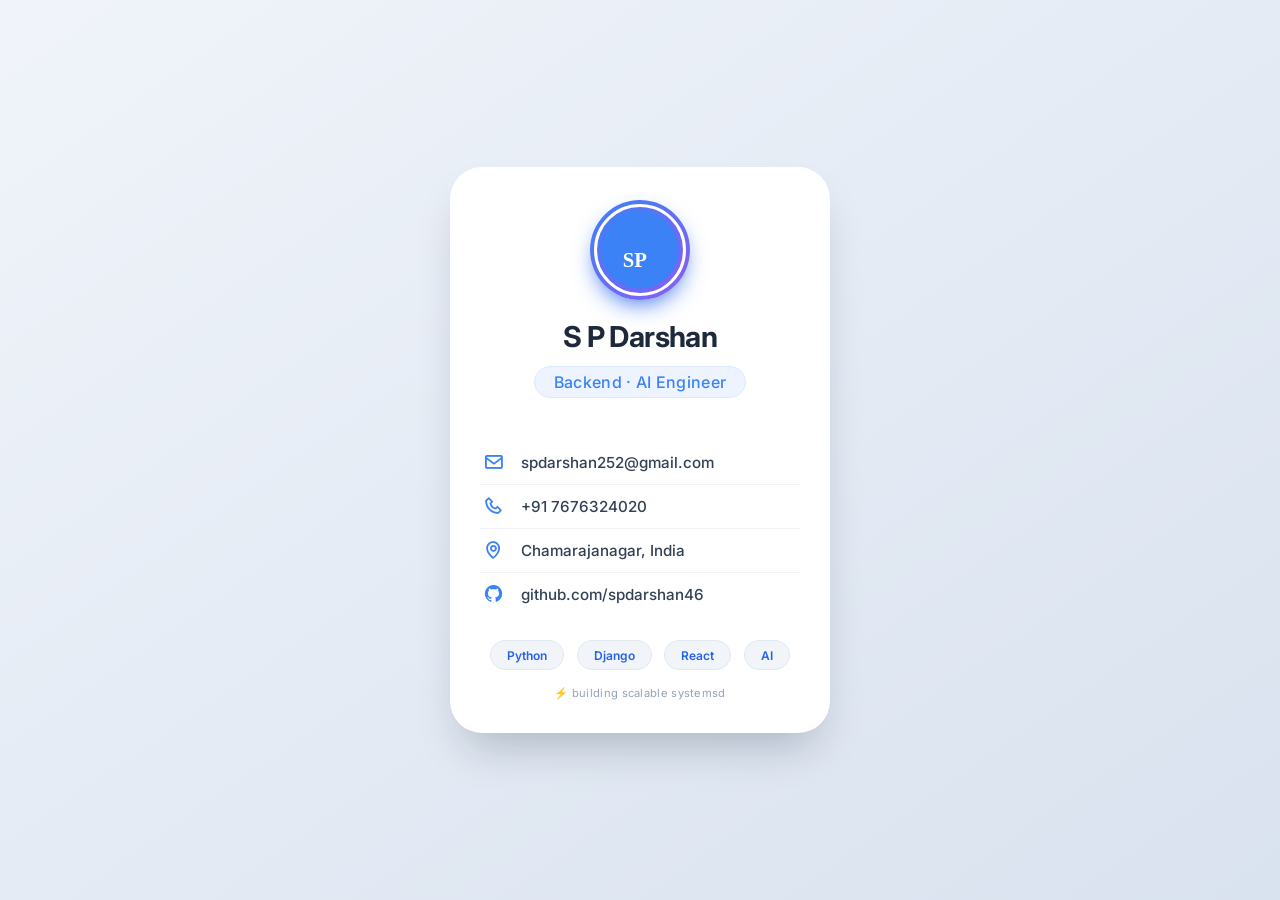
<file: index.html>
<!DOCTYPE html>
<html lang="en">
<head>
    <meta charset="UTF-8">
    <meta name="viewport" content="width=device-width, initial-scale=1.0">
    <title>ID Card · S P Darshan</title>
    <!-- Google Font for clean typography -->
    <link href="https://fonts.googleapis.com/css2?family=Inter:wght@400;500;600;700&display=swap" rel="stylesheet">
    <!-- Boxicons for icons -->
    <link href="https://unpkg.com/boxicons@2.1.4/css/boxicons.min.css" rel="stylesheet">
    <style>
        * {
            margin: 0;
            padding: 0;
            box-sizing: border-box;
        }

        body {
            background: linear-gradient(145deg, #f0f4fa, #d9e2ef);
            min-height: 100vh;
            display: flex;
            justify-content: center;
            align-items: center;
            font-family: 'Inter', sans-serif;
            padding: 1rem;
        }

        .id-card {
            max-width: 380px;
            width: 100%;
            background: #ffffff;
            border-radius: 32px;
            padding: 2rem 1.8rem;
            box-shadow: 0 25px 45px -15px rgba(0, 20, 40, 0.25);
            transition: transform 0.2s ease;
            border: 1px solid rgba(255,255,255,0.5);
            backdrop-filter: blur(4px);
        }

        .id-card:hover {
            transform: translateY(-5px);
            box-shadow: 0 30px 50px -15px #2563eb40;
        }

        .profile-img {
            width: 100px;
            height: 100px;
            margin: 0 auto 1.2rem;
            border-radius: 50%;
            background: linear-gradient(135deg, #3b82f6, #8b5cf6);
            padding: 4px;
            box-shadow: 0 10px 25px -8px #2563eb;
        }

        .profile-img img {
            width: 100%;
            height: 100%;
            object-fit: cover;
            border-radius: 50%;
            border: 3px solid white;
            display: block;
        }

        .name {
            font-size: 1.8rem;
            font-weight: 700;
            text-align: center;
            color: #1e293b;
            letter-spacing: -0.02em;
            margin-bottom: 0.25rem;
        }

        .title {
            font-size: 1rem;
            font-weight: 500;
            text-align: center;
            color: #3b82f6;
            background: #eef4ff;
            display: inline-block;
            padding: 0.3rem 1.2rem;
            border-radius: 40px;
            margin: 0.5rem auto 1.2rem;
            letter-spacing: 0.3px;
            border: 1px solid #dbeafe;
        }

        .info-row {
            display: flex;
            align-items: center;
            gap: 0.8rem;
            padding: 0.7rem 0;
            border-bottom: 1px solid #f0f2f5;
        }

        .info-row:last-child {
            border-bottom: none;
        }

        .info-row i {
            font-size: 1.3rem;
            color: #3b82f6;
            width: 28px;
            text-align: center;
        }

        .info-row span {
            font-size: 0.95rem;
            color: #334155;
            font-weight: 500;
        }

        .badge-container {
            display: flex;
            justify-content: center;
            gap: 0.8rem;
            margin: 1.5rem 0 0.5rem;
        }

        .badge {
            background: #f1f5f9;
            padding: 0.4rem 1rem;
            border-radius: 40px;
            font-size: 0.75rem;
            font-weight: 600;
            color: #2563eb;
            border: 1px solid #e2e8f0;
        }

        .footer-note {
            text-align: center;
            font-size: 0.7rem;
            color: #94a3b8;
            margin-top: 1rem;
            letter-spacing: 0.3px;
        }

        /* simple responsive */
        @media (max-width: 400px) {
            .id-card {
                padding: 1.5rem;
            }
            .name {
                font-size: 1.5rem;
            }
        }
    </style>
</head>
<body>
    <div class="id-card">
        <!-- profile image (placeholder – replace with your own photo) -->
        <div class="profile-img">
            <img src="data:image/svg+xml,%3Csvg xmlns='http://www.w3.org/2000/svg' width='100' height='100' viewBox='0 0 100 100'%3E%3Ccircle cx='50' cy='50' r='45' fill='%233b82f6' /%3E%3Ctext x='30' y='70' fill='white' font-size='24' font-weight='bold'%3ESP%3C/text%3E%3C/svg%3E"
                 alt="profile">
        </div>

        <!-- name & role -->
        <div class="name">S P Darshan</div>
        <div style="text-align: center;">
            <span class="title">Backend · AI Engineer</span>
        </div>

        <!-- contact details -->
        <div style="margin: 1.5rem 0 0.5rem;">
            <div class="info-row">
                <i class='bx bx-envelope'></i>
                <span>spdarshan252@gmail.com</span>
            </div>
            <div class="info-row">
                <i class='bx bx-phone'></i>
                <span>+91 7676324020</span>
            </div>
            <div class="info-row">
                <i class='bx bx-map'></i>
                <span>Chamarajanagar, India</span>
            </div>
            <div class="info-row">
                <i class='bx bxl-github'></i>
                <span>github.com/spdarshan46</span>
            </div>
        </div>

        <!-- tech badges (simple) -->
        <div class="badge-container">
            <span class="badge">Python</span>
            <span class="badge">Django</span>
            <span class="badge">React</span>
            <span class="badge">AI</span>
        </div>

        <div class="footer-note">
            ⚡ building scalable systemsd
        </div>
    </div>
</body>
</html>
</file>
